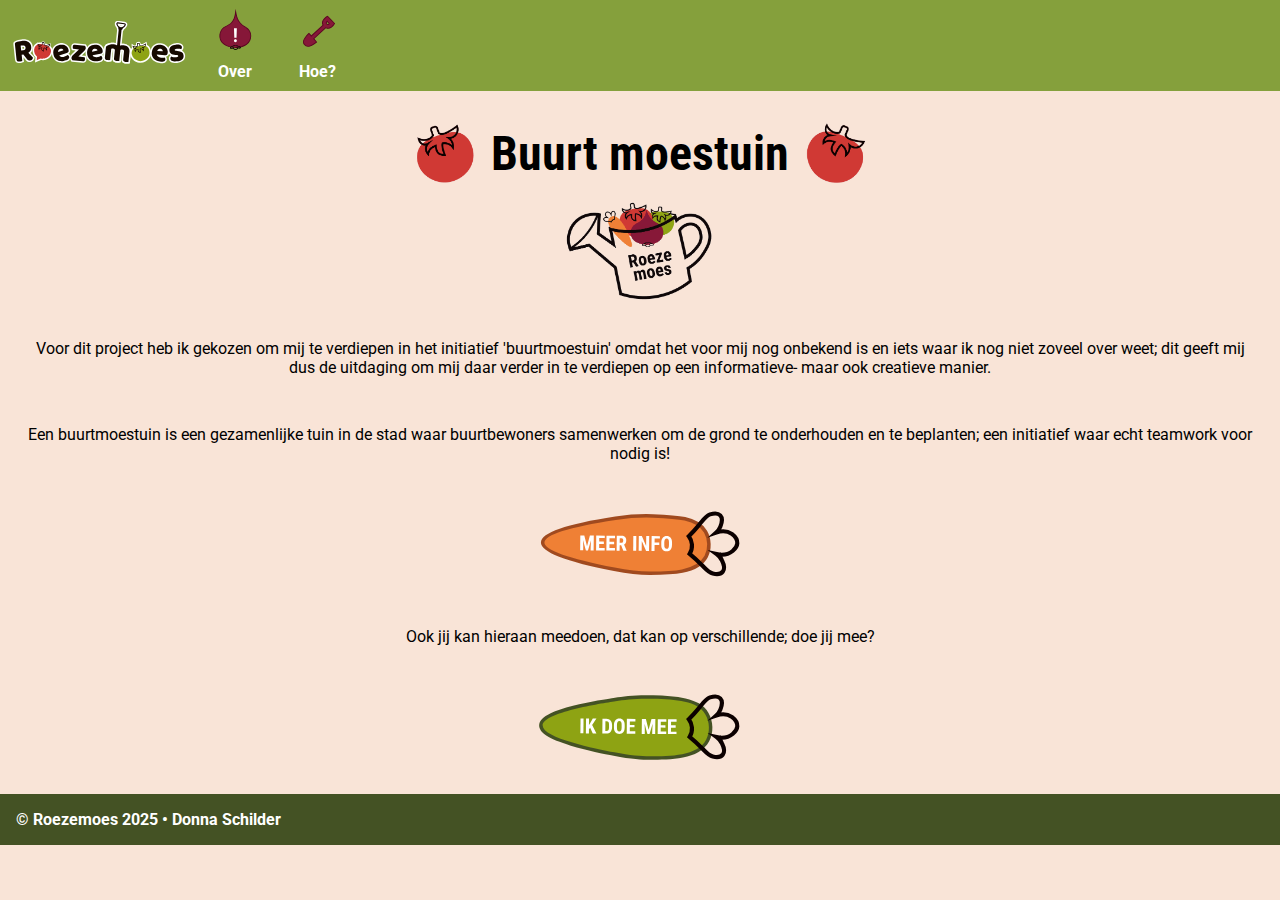
<file: index.html>
<!DOCTYPE html>
<html lang="en">
  <head>
    <meta charset="UTF-8" />
    <meta name="viewport" content="width=device-width, initial-scale=1.0" />
    <title>Home</title>
    <link rel="icon" type="image/x-icon" href="images/favicon.png" />
    <link rel="stylesheet" href="stylesheet.css" />
  </head>
  <body>
    <header>
      <nav>
        <ul>
          <li>
            <a href="index.html">
              <img src="images/logo.svg" alt="Logo met de tekst'Roezemoes'"
            /></a>
          </li>

          <li class="nav-iconen">
            <a href="over-buurtmoestuin.html">
              <img
                src="images/info.svg"
                alt="Icoon van een biet met een uitroepteken."
            /></a>
            <p>Over</p>
          </li>
          <li class="nav-iconen">
            <a href="hoe.html">
              <img src="images/meedoen.svg" alt="Icoon van een schep." />
              <p>Hoe?</p></a
            >
          </li>
        </ul>
      </nav>
    </header>

    <main>
      <section class="titel">
        <img
          src="images/tomaat-links.png"
          alt="Een illustratie van een rode tomaat naar links getilt."
        />
        <h1>Buurt moestuin</h1>
        <img
          src="images/tomaat-rechts.png"
          alt="Een illustratie van een rode tomaat naar rechts getilt."
        />
      </section>

      <article>
        <section>
          <img
            src="images/gieter.gif"
            alt="Een GIF wat een gieter die gevuld is met een wortel, biet en tomaten waar 'Roezemoes' op staat."
          />
          <p>
            Voor dit project heb ik gekozen om mij te verdiepen in het
            initiatief 'buurtmoestuin' omdat het voor mij nog onbekend is en
            iets waar ik nog niet zoveel over weet; dit geeft mij dus de
            uitdaging om mij daar verder in te verdiepen op een informatieve-
            maar ook creatieve manier.
          </p>
          <p>
            Een buurtmoestuin is een gezamenlijke tuin in de stad waar
            buurtbewoners samenwerken om de grond te onderhouden en te
            beplanten; een initiatief waar echt teamwork voor nodig is!
          </p>
          <a
            class="meer_info-button"
            href="over-buurtmoestuin.html"
            title="Een button in de vorm van een wortel met daarop 'MEER INFO'"
          ></a>
        </section>
        <section>
          <p>
            Ook jij kan hieraan meedoen, dat kan op verschillende; doe jij mee?
          </p>
          <a
            class="meedoen-button"
            href="hoe.html"
            title="Een button in de vorm van een wortel met daarop 'IK DOE MEE"
          ></a>
        </section>
      </article>
    </main>

    <footer>
      <p>© Roezemoes 2025 • Donna Schilder</p>
    </footer>
  </body>
</html>
</file>
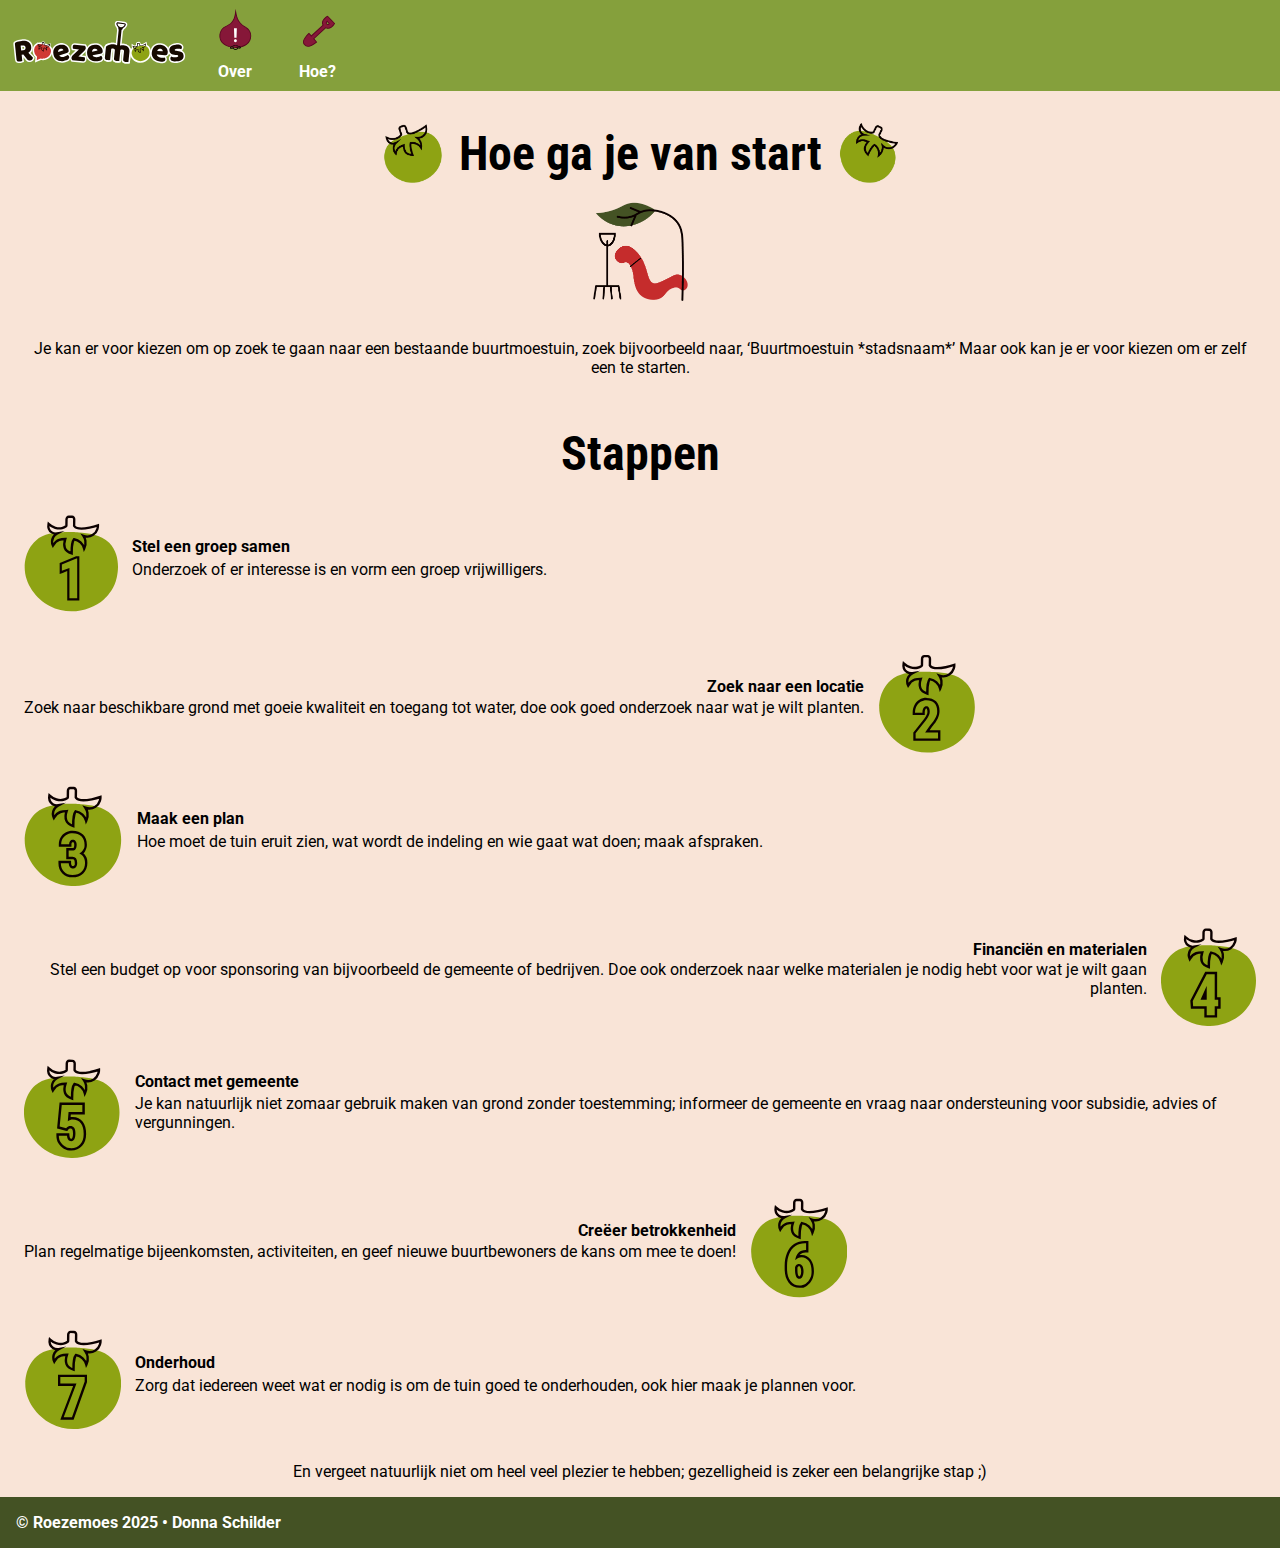
<file: hoe.html>
<!DOCTYPE html>
<html lang="en">
  <head>
    <meta charset="UTF-8" />
    <meta name="viewport" content="width=device-width, initial-scale=1.0" />
    <title>Hoe?</title>
    <link rel="icon" type="image/x-icon" href="images/favicon.png" />
    <link rel="stylesheet" href="stylesheet.css" />
  </head>
  <body>
    <header>
      <nav>
        <ul>
          <li>
            <a href="index.html">
              <img src="images/logo.svg" alt="Logo met de tekst'Roezemoes'"
            /></a>
          </li>

          <li class="nav-iconen">
            <a href="over-buurtmoestuin.html">
              <img
                src="images/info.svg"
                alt="Icoon van een biet met een uitroepteken."
            /></a>
            <p>Over</p>
          </li>
          <li class="nav-iconen">
            <a href="hoe.html">
              <img src="images/meedoen.svg" alt="Icoon van een schep." />
              <p>Hoe?</p></a
            >
          </li>
        </ul>
      </nav>
    </header>

    <main>
      <section class="titel">
        <img
          src="images/onrijp_tomaat-links.png"
          alt="Een illustratie van een groene tomaat naar links getilt."
        />
        <h1>Hoe ga je van start</h1>
        <img
          src="images/onrijp_tomaat-rechts.png"
          alt="Een illustratie van een groene tomaat naar rechts getilt."
        />
      </section>

      <article>
        <section>
          <img
            src="images/wormpie.png"
            alt="Een GIF wat een gieter die gevuld is met een wortel, uit en tomaten waar Roezemoes op staat."
          />
          <p>
            Je kan er voor kiezen om op zoek te gaan naar een bestaande
            buurtmoestuin, zoek bijvoorbeeld naar, ‘Buurtmoestuin *stadsnaam*’
            Maar ook kan je er voor kiezen om er zelf een te starten.
          </p>
        </section>

        <section class="subsection">
          <h2>Stappen</h2>
        </section>

        <section class="stappen-links">
          <img
            src="images/1.svg"
            alt="Een illustratie van een groene tomaat met het cijfer 1 erin."
          />
          <div>
            <h3>Stel een groep samen</h3>
            <p>Onderzoek of er interesse is en vorm een groep vrijwilligers.</p>
          </div>
        </section>

        <section class="stappen-rechts">
          <div>
            <h3>Zoek naar een locatie</h3>
            <p>
              Zoek naar beschikbare grond met goeie kwaliteit en toegang tot
              water, doe ook goed onderzoek naar wat je wilt planten.
            </p>
          </div>
          <img
            src="images/2.svg"
            alt="Een illustratie van een groene tomaat met het cijfer 2 erin."
          />
        </section>

        <section class="stappen-links">
          <img
            src="images/3.svg"
            alt="Een illustratie van een groene tomaat met het cijfer 3 erin."
          />
          <div>
            <h3>Maak een plan</h3>
            <p>
              Hoe moet de tuin eruit zien, wat wordt de indeling en wie gaat wat
              doen; maak afspraken.
            </p>
          </div>
        </section>

        <section class="stappen-rechts">
          <div>
            <h3>Financiën en materialen</h3>
            <p>
              Stel een budget op voor sponsoring van bijvoorbeeld de gemeente of
              bedrijven. Doe ook onderzoek naar welke materialen je nodig hebt
              voor wat je wilt gaan planten.
            </p>
          </div>
          <img
            src="images/4.svg"
            alt="Een illustratie van een groene tomaat met het cijfer 4 erin."
          />
        </section>

        <section class="stappen-links">
          <img
            src="images/5.svg"
            alt="Een illustratie van een groene tomaat met het cijfer 5 erin."
          />
          <div>
            <h3>Contact met gemeente</h3>
            <p>
              Je kan natuurlijk niet zomaar gebruik maken van grond zonder
              toestemming; informeer de gemeente en vraag naar ondersteuning
              voor subsidie, advies of vergunningen.
            </p>
          </div>
        </section>

        <section class="stappen-rechts">
          <div>
            <h3>Creëer betrokkenheid</h3>
            <p>
              Plan regelmatige bijeenkomsten, activiteiten, en geef nieuwe
              buurtbewoners de kans om mee te doen!
            </p>
          </div>
          <img
            src="images/6.svg"
            alt="Een illustratie van een groene tomaat met het cijfer 6 erin."
          />
        </section>

        <section class="stappen-links">
          <img
            src="images/7.svg"
            alt="Een illustratie van een groene tomaat met het cijfer 7 erin."
          />
          <div>
            <h3>Onderhoud</h3>
            <p>
              Zorg dat iedereen weet wat er nodig is om de tuin goed te
              onderhouden, ook hier maak je plannen voor.
            </p>
          </div>
        </section>

        <section>
          <p>
            En vergeet natuurlijk niet om heel veel plezier te hebben;
            gezelligheid is zeker een belangrijke stap ;)
          </p>
        </section>
      </article>
    </main>

    <footer>
      <p>© Roezemoes 2025 • Donna Schilder</p>
    </footer>
  </body>
</html>
</file>
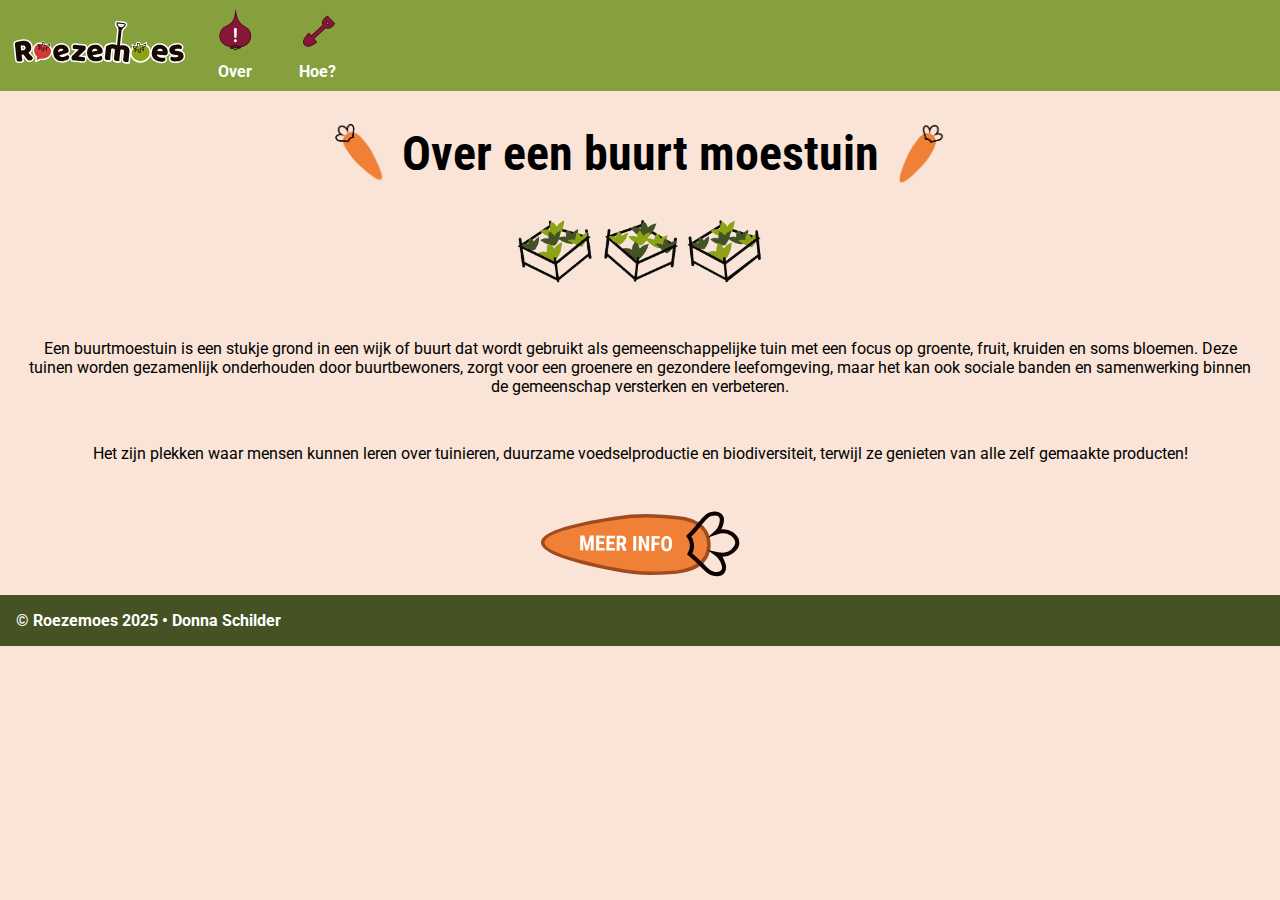
<file: over-buurtmoestuin.html>
<!DOCTYPE html>
<html lang="en">
  <head>
    <meta charset="UTF-8" />
    <meta name="viewport" content="width=device-width, initial-scale=1.0" />
    <title>Over</title>
    <link rel="icon" type="image/x-icon" href="images/favicon.png" />
    <link rel="stylesheet" href="stylesheet.css" />
  </head>
  <body>
    <header>
      <nav>
        <ul>
          <li>
            <a href="index.html">
              <img src="images/logo.svg" alt="Logo met de tekst'Roezemoes'"
            /></a>
          </li>

          <li class="nav-iconen">
            <a href="over-buurtmoestuin.html">
              <img
                src="images/info.svg"
                alt="Icoon van een biet met een uitroepteken."
            /></a>
            <p>Over</p>
          </li>
          <li class="nav-iconen">
            <a href="hoe.html">
              <img src="images/meedoen.svg" alt="Icoon van een schep." />
              <p>Hoe?</p></a
            >
          </li>
        </ul>
      </nav>
    </header>

    <main>
      <section class="titel">
        <img
          src="images/wortel-links.png"
          alt="Een illustratie van een wortel naar links getilt."
        />
        <h1>Over een buurt moestuin</h1>
        <img
          src="images/wortel-rechts.png"
          alt="Een illustratie van een wortel naar rechts getilt."
        />
      </section>

      <article>
        <section>
          <img
            src="images/tuintjes.gif"
            alt="Een GIF wat een gieter die gevuld is met een wortel, uit en tomaten waar Roezemoes op staat."
          />
          <p>
            Een buurtmoestuin is een stukje grond in een wijk of buurt dat wordt
            gebruikt als gemeenschappelijke tuin met een focus op groente,
            fruit, kruiden en soms bloemen. Deze tuinen worden gezamenlijk
            onderhouden door buurtbewoners, zorgt voor een groenere en gezondere
            leefomgeving, maar het kan ook sociale banden en samenwerking binnen
            de gemeenschap versterken en verbeteren.
          </p>
        </section>
        <section>
          <p>
            Het zijn plekken waar mensen kunnen leren over tuinieren, duurzame
            voedselproductie en biodiversiteit, terwijl ze genieten van alle
            zelf gemaakte producten!
          </p>
          <a
            class="meer_info-button"
            href="over-buurtmoestuin.html"
            title="Een button in de vorm van een wortel met daarop 'MEER INFO'"
          ></a>
        </section>
      </article>
    </main>

    <footer>
      <p>© Roezemoes 2025 • Donna Schilder</p>
    </footer>
  </body>
</html>
</file>
<file: stylesheet.css>
@import url("https://fonts.googleapis.com/css2?family=Roboto+Condensed:ital,wght@0,100..900;1,100..900&family=Roboto:ital,wght@0,100..900;1,100..900&display=swap");

* {
  margin: 0;
  padding: 0;
  box-sizing: border-box;
}

ul {
  list-style: none;
}

header {
  background-color: #85a03c;
  position: sticky;
  top: 0;
}

header nav ul {
  display: flex;
  align-items: center;
  padding: 0;
  margin: 0;
  padding-left: 0.5em;
  padding-top: 0.5em;
  padding-bottom: 0.5em;
}

header nav li {
  align-items: center;
  justify-content: center;
  text-align: center;
  margin: 0;
}

header nav a {
  text-decoration: none;
  font-family: "Roboto", sans-serif;
  align-items: center;
  justify-content: center;
  color: #190a05;
  padding: 0;
  margin: 0;
}

header nav img {
  width: auto;
  height: 45px;
  padding-right: 1.2em;
  justify-content: left;
}

header nav img:hover {
  transform: scale(1.05);
}


.nav-iconen {
  align-items: center;
  justify-content: center;
  text-align: center;
  padding-right: 2em;
}

.nav-iconen p {
  padding: 0;
}

.nav-iconen p {
  font-size: 1em;
  font-family: "Roboto", serif;
  font-weight: bold;
  font-style: normal;
  color: #ffffff;
  padding-bottom: 0.15em;
}

.nav-iconen img {
  padding: 0;
  width: auto;
  height: 50px;
  
}

.nav-iconen:hover {
  transform: scale(1.1);
}



body {
  background-color: #f9e4d7;
  overflow-x: hidden;
  overflow-y: scroll;
}


.titel {
  display: flex;
  align-items: center;
  justify-content: center;
  padding-top: 2em;
}

.titel img {
  width: auto;
  height: 60px;
  padding-inline: 1em;
}

h1 {
  font-size: 3em;
  text-align: center;
  font-family: "Roboto Condensed", serif;
  font-weight: Bold;
  font-style: normal;
}

h2 {
  font-size: 3em;
  text-align: center;
  text-align: center;
  font-family: "Roboto Condensed", serif;
  font-weight: Bold;
  font-style: normal;
}

.subsection {
  display: flex;
  flex-direction: column;
  align-items: center;
  justify-content: center;
  text-align: center;
  padding-top: 2em;
}

h3 {
  font-size: 1em;
  text-align: center;
  font-family: "Roboto", serif;
  word-break: normal;
  font-weight: Bold;
}

article > section img {
  width: auto;
  height: 120px;
  padding-top: 1em;
}

article > section {
  align-content: center;
  text-align: center;
}

p {
  font-size: 1em;
  text-align: center;
  font-family: "Roboto", serif;
  font-weight: normal;
  font-style: normal;
  padding-left: 1.5em;
  padding-right: 1.5em;
  padding-top: 1em;
  word-break: normal;
}

section p {
  padding-top: 2em;
  padding-bottom: 1em;
}



.meer_info-button {
  width: 220px;
  height: 50px;
  background-image: url("images/meer-info_button01.svg");
  background-size: cover;
  transition: 0.2s ease-in-out;
  display: inline-block;
  text-decoration: none;
  padding-bottom: 7em;
}

.meer_info-button:hover {
  background-image: url("images/meer-info_button02.svg");
}


.meedoen-button {
  display: inline-block;
  width: 220px;
  height: 50px;
  background-image: url("images/ik-doe-mee_button01.svg");
  background-size: cover;
  transition: 0.2s ease-in-out;
  text-decoration: none;
  padding-bottom: 8em;
}

.meedoen-button:hover {
  background-image: url("images/ik-doe-mee_button02.svg");
}


.stappen-links {
  display: flex;
  align-items: center;
  padding-top: 2em;
}

.stappen-links img {
  width: auto;
  height: 100px;
  padding: 0;
  padding-left: 1.5em;
  padding-right: 0.9em;
  align-self: baseline;
}

.stappen-links h3,
.stappen-links p {
  text-align: left;
  padding-left: 0;
  padding-top: 0.2em;
}

.stappen-rechts {
  display: flex;
  align-items: center;
  padding-top: 2.5em;
}

.stappen-rechts img {
  width: auto;
  height: 100px;
  padding: 0;
  padding-left: 0.9em;
  padding-right: 1.5em;
  align-self: baseline;
}

.stappen-rechts h3,
.stappen-rechts p {
  text-align: right;
  padding-right: 0;
  padding-top: 0.1em;
}


footer {
  background-color: #445224;
  padding: 1em;
  color: #ffffff;
}

footer > p {
  padding: 0;
  text-align: left;
  font-size: 1em;
  font-family: "Roboto", serif;
  font-weight: bold;
  font-style: normal;
}
</file>
